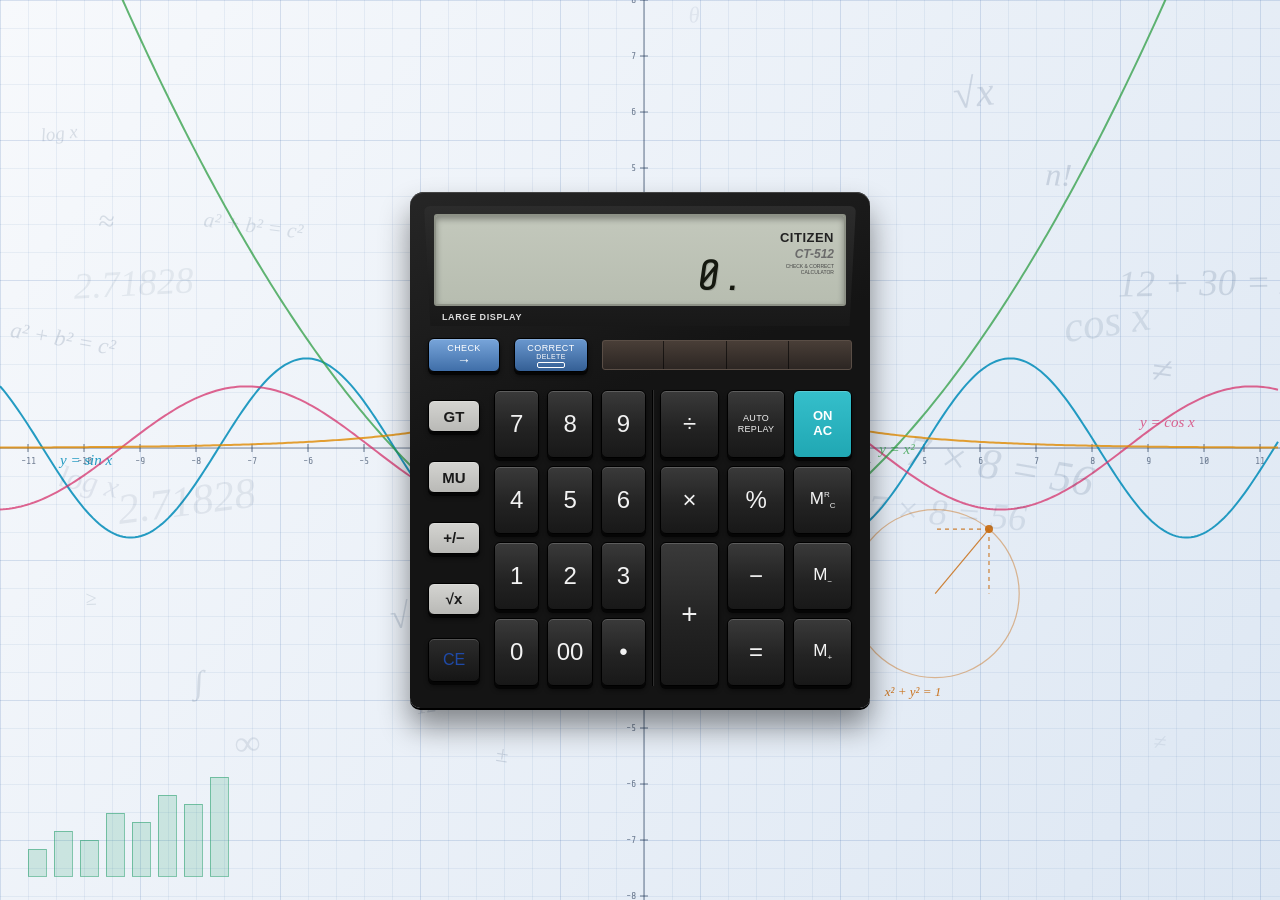
<file: Task_3/index.html>
<!DOCTYPE html>
<html lang="en">
<head>
  <meta charset="UTF-8">
  <meta name="viewport" content="width=device-width, initial-scale=1">
  <title>Citizen CT-512 Calculator</title>
  <link rel="preconnect" href="https://fonts.googleapis.com">
  <link rel="preconnect" href="https://fonts.gstatic.com" crossorigin>
  <link href="https://fonts.googleapis.com/css2?family=Share+Tech+Mono&display=swap" rel="stylesheet">
  <link rel="stylesheet" href="style.css">
</head>
<body>
  <canvas id="bg" aria-hidden="true"></canvas>

  <main class="calc" id="calc" aria-label="Citizen calculator">

    <!-- Display panel -->
    <section class="panel">
      <div class="lcd">
        <div class="indicators">
          <span id="ind-m">M</span>
          <span id="ind-gt">GT</span>
          <span id="ind-neg">-</span>
          <span id="ind-e">E</span>
          <span id="ind-chk">CHECK</span>
        </div>
        <div class="screen" id="screen" aria-live="polite">0.</div>
        <div class="brand">
          <b>CITIZEN</b>
          <i>CT-512</i>
          <small>CHECK &amp; CORRECT<br>CALCULATOR</small>
        </div>
      </div>
      <div class="large-label">LARGE DISPLAY</div>
    </section>

    <!-- Check / Correct / Solar -->
    <section class="top-row">
      <button class="key blue check" data-k="check"><span>CHECK</span><em>&rarr;</em></button>
      <button class="key blue correct" data-k="correct">
        <span>CORRECT<u>DELETE</u></span><em class="bar"></em>
      </button>
      <div class="solar"></div>
    </section>

    <!-- Keypad -->
    <section class="keys">
      <div class="group left">
        <button class="key grey" data-k="gt">GT</button>
        <button class="key grey" data-k="mu">MU</button>
        <button class="key grey" data-k="sign">+/&minus;</button>
        <button class="key grey" data-k="sqrt">&radic;x</button>
        <button class="key ce" data-k="ce">CE</button>
      </div>

      <div class="group nums">
        <button class="key" data-k="7">7</button>
        <button class="key" data-k="8">8</button>
        <button class="key" data-k="9">9</button>
        <button class="key" data-k="4">4</button>
        <button class="key" data-k="5">5</button>
        <button class="key" data-k="6">6</button>
        <button class="key" data-k="1">1</button>
        <button class="key" data-k="2">2</button>
        <button class="key" data-k="3">3</button>
        <button class="key" data-k="0">0</button>
        <button class="key" data-k="00">00</button>
        <button class="key" data-k=".">&bull;</button>
      </div>

      <div class="group ops">
        <button class="key" data-k="/">&divide;</button>
        <button class="key small" data-k="replay">AUTO<br>REPLAY</button>
        <button class="key teal" data-k="ac"><span>ON</span><span>AC</span></button>

        <button class="key" data-k="*">&times;</button>
        <button class="key" data-k="%">%</button>
        <button class="key mem" data-k="mrc">M<sup>R</sup><sub>C</sub></button>

        <button class="key tall" data-k="+">+</button>
        <button class="key" data-k="-">&minus;</button>
        <button class="key mem" data-k="m-">M<sub>&minus;</sub></button>

        <button class="key" data-k="=">=</button>
        <button class="key mem" data-k="m+">M<sub>+</sub></button>
      </div>
    </section>
  </main>

  <script src="background.js"></script>
  <script src="script.js"></script>
</body>
</html>
</file>
<file: Task_3/style.css>
* { box-sizing: border-box; margin: 0; padding: 0; -webkit-tap-highlight-color: transparent; }

:root {
  --body: #141414;
  --key: #232323;
  --key-hi: #3a3a3a;
  --grey: #b9b9b6;
  --teal: #20a7b3;
  --blue: #5d8fc9;
  --blue-dark: #3f6ea8;
  --lcd: #b7bdb0;
  --lcd-ink: #15180f;
}

html, body { height: 100%; }

body {
  display: flex;
  align-items: center;
  justify-content: center;
  background: #eef3f9;
  font-family: Arial, Helvetica, sans-serif;
  padding: 16px;
}

/* Math background (drawn by background.js) */
#bg {
  position: fixed;
  inset: 0;
  z-index: 0;
  pointer-events: none;
}

/* ---------- Case ---------- */
.calc {
  position: relative;
  z-index: 1;
  width: 460px;
  max-width: 100%;
  padding: 14px 18px 22px;
  border-radius: 14px 14px 10px 10px;
  background: linear-gradient(160deg, #262626, var(--body) 40%);
  box-shadow: 0 2px 0 #000, 0 18px 30px rgba(0,0,0,.45), inset 0 1px 0 #444;
}

/* ---------- Display panel ---------- */
.panel {
  margin: 0 -4px 12px;
  padding: 8px 10px 4px;
  background: linear-gradient(#2c2c2c, #181818);
  clip-path: polygon(0 0, 100% 0, 98.5% 100%, 1.5% 100%);
  border-radius: 6px 6px 0 0;
}

.lcd {
  position: relative;
  display: flex;
  align-items: flex-end;
  height: 92px;
  padding: 6px 10px 6px 8px;
  background: linear-gradient(#c3c8bc, var(--lcd));
  border: 2px solid #8d9186;
  border-radius: 3px;
  box-shadow: inset 0 3px 6px rgba(0,0,0,.35);
}

.indicators {
  position: absolute;
  top: 4px; left: 8px;
  display: flex; gap: 8px;
  font: 9px/1 Arial, sans-serif;
  color: var(--lcd-ink);
}
.indicators span { visibility: hidden; }
.indicators span.on { visibility: visible; }

.screen {
  flex: 1;
  min-width: 0;
  overflow: hidden;
  white-space: nowrap;
  text-align: right;
  font-family: 'Share Tech Mono', 'Courier New', monospace;
  font-size: 44px;
  line-height: 1;
  letter-spacing: 1px;
  color: var(--lcd-ink);
  transform: skewX(-8deg);
  transform-origin: bottom right;
  padding-right: 6px;
  text-shadow: 1px 1px 0 rgba(0,0,0,.12);
}

.brand {
  flex: 0 0 84px;
  text-align: right;
  color: #222;
  line-height: 1.1;
  align-self: flex-start;
  margin-top: 8px;
}
.brand b { display: block; font: 700 13px Arial, sans-serif; letter-spacing: .5px; }
.brand i { display: block; font: italic 700 12px Arial, sans-serif; color: #6b6b6b; margin-top: 2px; }
.brand small { display: block; font-size: 5px; margin-top: 3px; color: #444; }

.large-label {
  margin: 6px 0 0 8px;
  font: 700 9px Arial, sans-serif;
  letter-spacing: .6px;
  color: #ddd;
}

/* ---------- Check / correct / solar ---------- */
.top-row {
  display: flex;
  align-items: center;
  gap: 14px;
  margin: 4px 0 14px;
}
.top-row .key { height: 34px; font-size: 11px; }

.key.check { width: 72px; background: linear-gradient(#78a5da, var(--blue-dark)); }
.key.correct { width: 74px; background: linear-gradient(#6a98cf, #345f95); }
.key.blue { display: flex; flex-direction: column; align-items: center; justify-content: center; color: #fff; }
.key.blue span { font-size: 9px; letter-spacing: .4px; }
.key.blue u { display: block; text-decoration: none; font-size: 7px; }
.key.blue em { font-style: normal; font-size: 14px; line-height: 1; }
.key.blue em.bar { width: 28px; height: 6px; border: 1px solid #fff; border-radius: 2px; margin-top: 2px; }

.solar {
  flex: 1;
  height: 30px;
  border-radius: 3px;
  background:
    repeating-linear-gradient(90deg, transparent 0 calc(25% - 1px), rgba(0,0,0,.6) calc(25% - 1px) 25%),
    linear-gradient(#4a3f38, #2b2522);
  box-shadow: inset 0 0 0 1px #5a4e46;
}

/* ---------- Keys ---------- */
.keys {
  display: flex;
  gap: 14px;
  height: 300px;
  padding-top: 4px;
}
.group { display: grid; gap: 8px; }
.group.left { width: 52px; grid-template-rows: repeat(5, 1fr); }
.group.nums { flex: 1.15; grid-template: repeat(4, 1fr) / repeat(3, 1fr); }
.group.ops  { flex: 1.45; grid-template: repeat(4, 1fr) / repeat(3, 1fr); position: relative; }
.group.ops::before {
  content: ""; position: absolute; left: -8px; top: 0; bottom: 0;
  border-left: 1px solid #000; box-shadow: 1px 0 0 #2e2e2e;
}
.group.nums { position: relative; }

.key {
  border: 1px solid #000;
  border-radius: 6px;
  background: linear-gradient(var(--key-hi), var(--key) 55%, #181818);
  color: #f2f2f2;
  font-size: 24px;
  cursor: pointer;
  box-shadow: inset 0 1px 0 rgba(255,255,255,.18), 0 3px 0 #050505, 0 4px 4px rgba(0,0,0,.5);
  transition: transform .04s, box-shadow .04s;
  user-select: none;
}
.key:active, .key.pressed {
  transform: translateY(2px);
  box-shadow: inset 0 1px 0 rgba(255,255,255,.1), 0 1px 0 #050505;
}
.key:focus-visible { outline: 2px solid #8ab4ff; outline-offset: 2px; }

.key.grey {
  background: linear-gradient(#d4d4d1, var(--grey));
  color: #1a1a1a;
  font-size: 15px;
  font-weight: 700;
  height: 32px;
  align-self: center;
}
.key.ce {
  background: linear-gradient(#2c2c2c, #151515);
  color: #1f4aa8;
  font-size: 16px;
  height: 44px;
  align-self: center;
}
.key.teal {
  background: linear-gradient(#35bfcb, var(--teal));
  color: #fff;
  font-size: 13px;
  font-weight: 700;
  line-height: 1.15;
  display: flex; flex-direction: column; align-items: center; justify-content: center;
}
.key.small { font-size: 9px; line-height: 1.2; letter-spacing: .3px; }
.key.mem { font-size: 17px; }
.key.mem sup, .key.mem sub { font-size: 8px; }
.key.tall { grid-row: span 2; font-size: 28px; }

/* ---------- Small screens ---------- */
@media (max-width: 480px) {
  .calc { padding: 10px 10px 16px; }
  .screen { font-size: 34px; }
  .brand { flex-basis: 64px; }
  .keys { height: 270px; }
}
@media (prefers-reduced-motion: reduce) { .key { transition: none; } }
</file>
